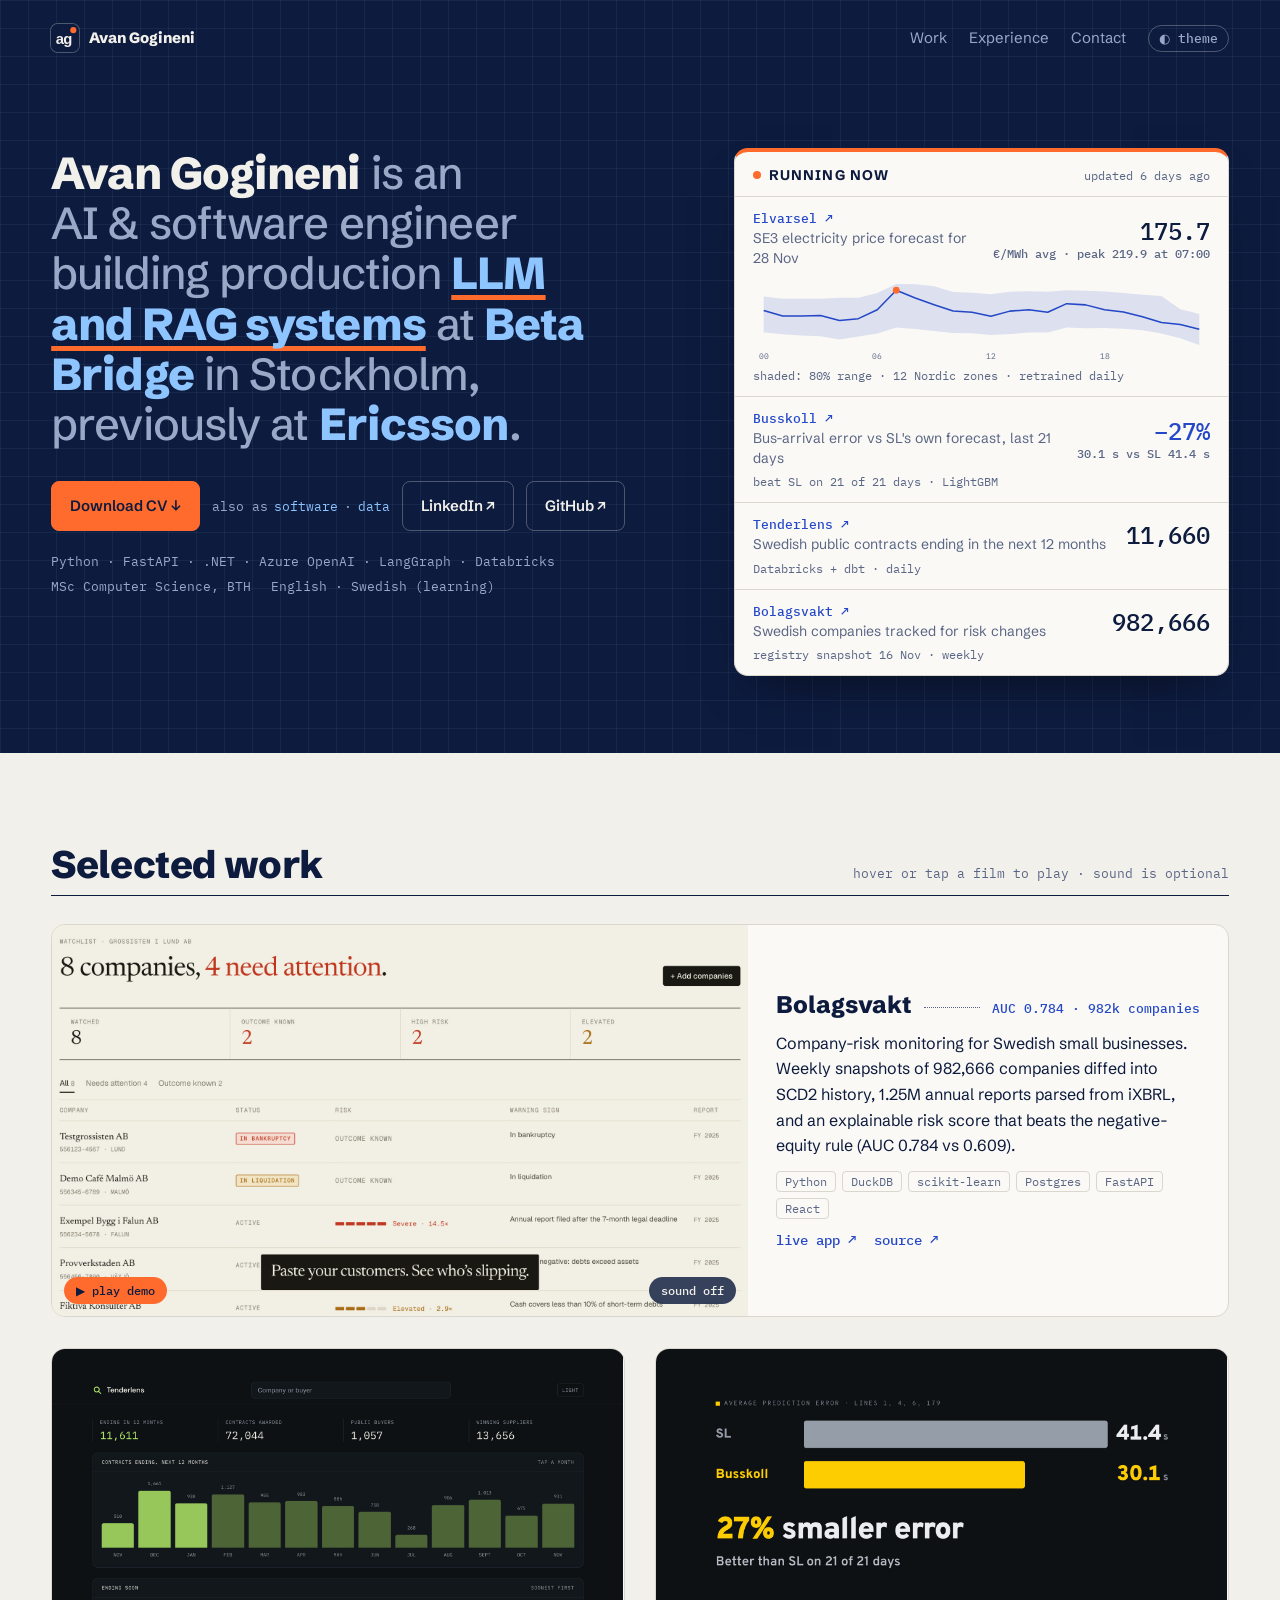
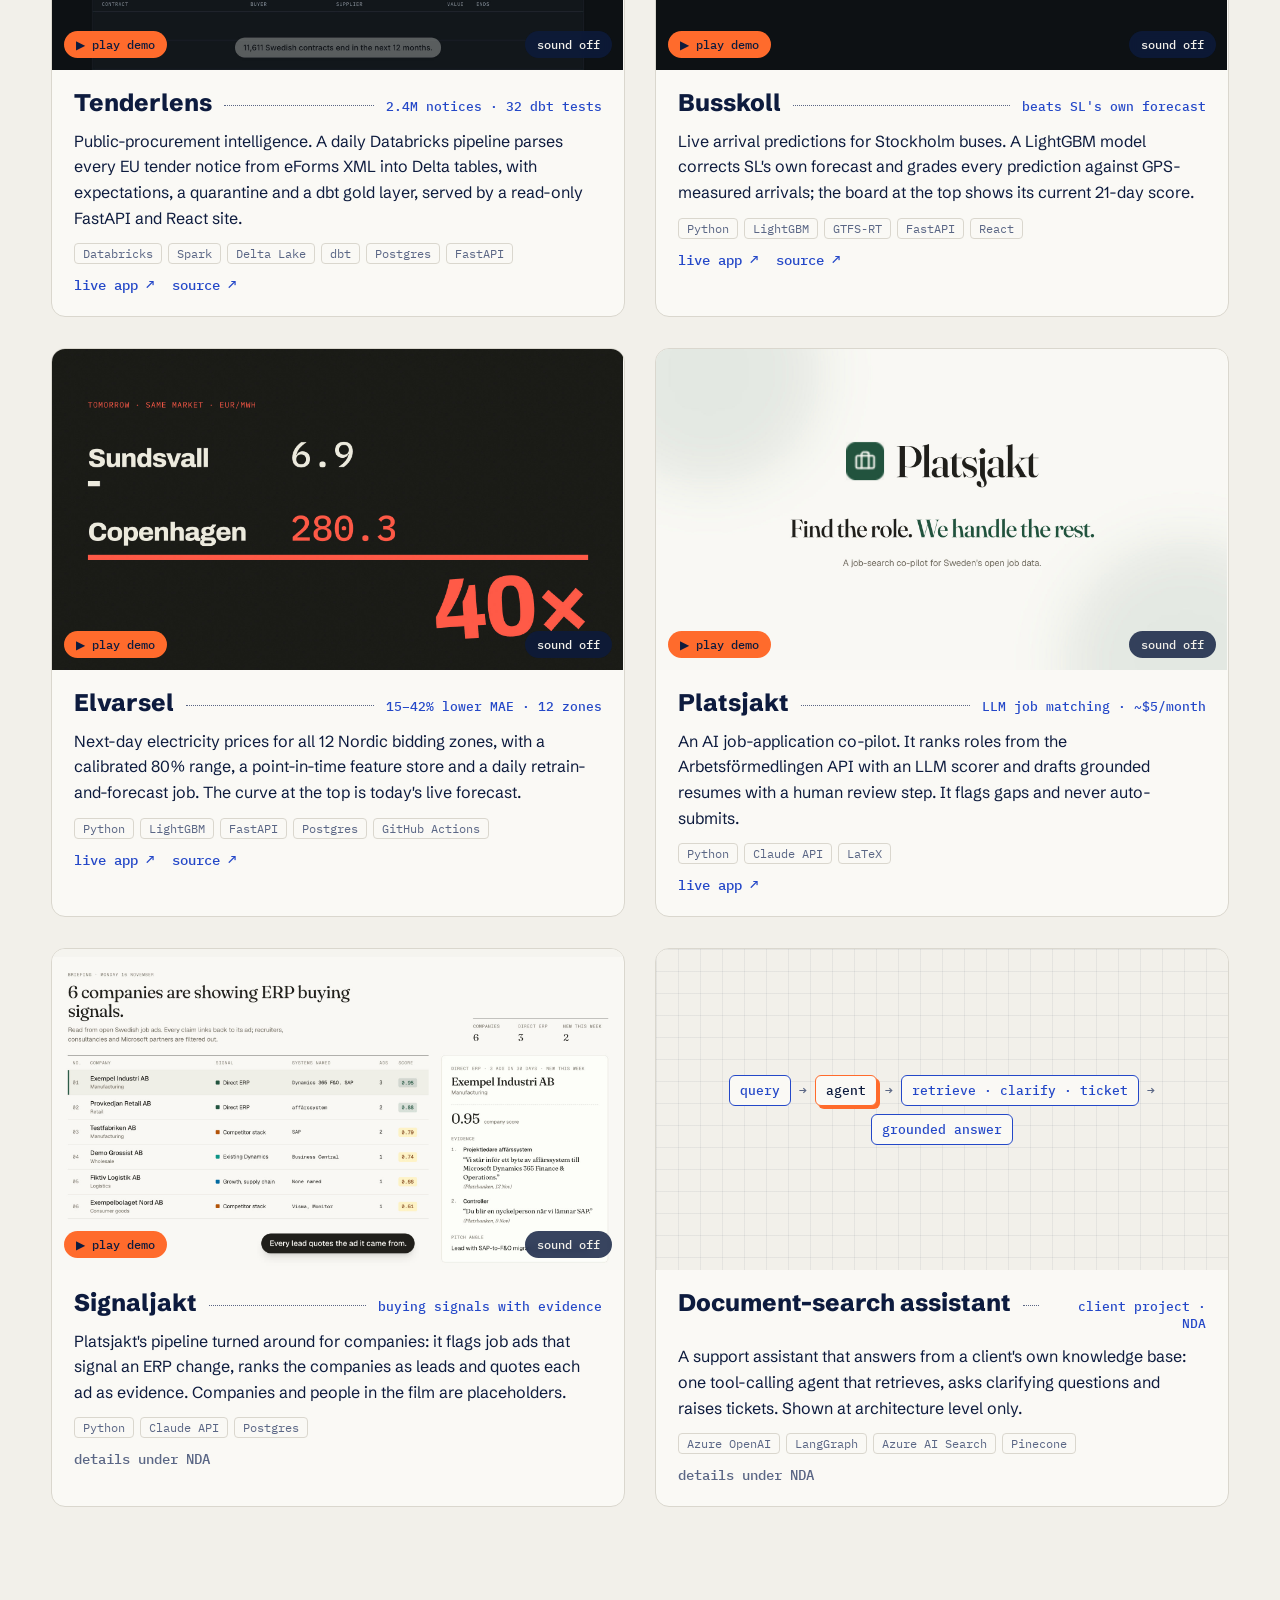
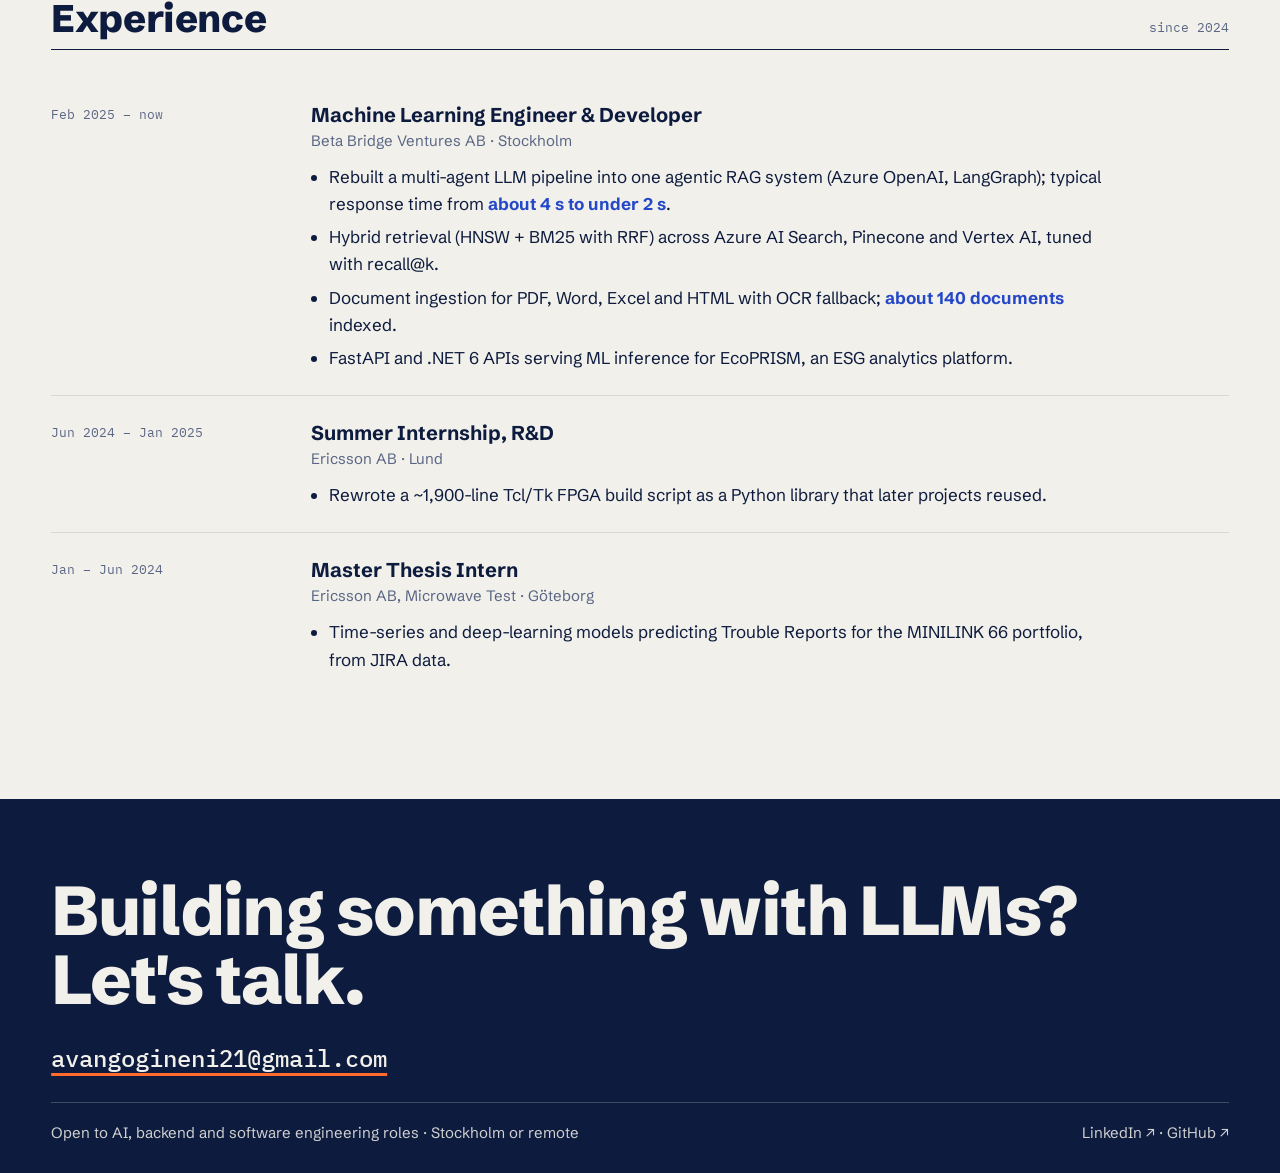
<file: index.html>
<!doctype html>
<html lang="en">
<head>
<meta charset="utf-8">
<meta name="viewport" content="width=device-width, initial-scale=1, viewport-fit=cover">
<title>Avan Gogineni · AI & Software Engineer</title>
<meta name="description" content="Avan Gogineni, AI and software engineer in Stockholm building production LLM and RAG systems. Live readings and demo films from his running projects.">
<link rel="icon" href="favicon.svg?v=2" type="image/svg+xml">
<link rel="preconnect" href="https://fonts.googleapis.com">
<link rel="preconnect" href="https://fonts.gstatic.com" crossorigin>
<link rel="stylesheet" href="https://fonts.googleapis.com/css2?family=Schibsted+Grotesk:wght@400;500;700;800&family=IBM+Plex+Mono:wght@400;500&display=swap">
<link rel="stylesheet" href="style.css?v=7">
</head>
<body>
<div class="top">
  <div class="wrap">
    <nav aria-label="Main">
      <a class="me" href="#top"><img src="favicon.svg?v=2" alt="">Avan Gogineni</a>
      <ul>
        <li><a href="#work">Work</a></li>
        <li><a href="#experience">Experience</a></li>
        <li><a href="#contact">Contact</a></li>
        <li><button class="theme" id="theme" type="button" aria-label="Toggle colour theme">◐ theme</button></li>
      </ul>
    </nav>

    <div class="hero" id="top">
      <header class="intro">
        <h1><b>Avan Gogineni</b> is an AI &amp; software engineer building production <b class="hl">LLM and RAG systems</b> at <b>Beta Bridge</b> in Stockholm, previously at <b>Ericsson</b>.</h1>
        <div class="actions">
          <a class="btn primary" href="cv/Avan_Gogineni_Resume_AI.pdf" target="_blank" rel="noopener">Download CV ↓</a>
          <span class="cvs">also as <a href="cv/Avan_Gogineni_Resume_S.pdf" target="_blank" rel="noopener">software</a>·<a href="cv/Avan_Gogineni_Resume_DE.pdf" target="_blank" rel="noopener">data</a></span>
          <a class="btn" href="https://linkedin.com/in/avangogineni" target="_blank" rel="noopener">LinkedIn ↗</a>
          <a class="btn" href="https://github.com/AvanGogineni-Projects" target="_blank" rel="noopener">GitHub ↗</a>
        </div>
        <div class="facts">
          <span>Python · FastAPI · .NET · Azure OpenAI · LangGraph · Databricks</span>
          <span>MSc Computer Science, BTH</span>
          <span>English · Swedish (learning)</span>
        </div>
      </header>

      <aside class="board" aria-labelledby="live-h">
        <div class="bh">
          <h2 id="live-h"><span class="dot" aria-hidden="true"></span>Running now</h2>
          <small id="updated">loading live readings…</small>
        </div>
        <a class="row" href="https://elvarsel.vercel.app" target="_blank" rel="noopener">
          <span class="sys">Elvarsel ↗</span>
          <span class="what" id="w-elv">Next-day electricity price forecast, SE3</span>
          <span class="val wait" id="v-elv">…</span>
          <span class="chart" id="c-elv"></span>
          <span class="meta" id="m-elv">12 Nordic zones · retrained daily</span>
        </a>
        <a class="row" href="https://busskoll-pearl.vercel.app" target="_blank" rel="noopener">
          <span class="sys">Busskoll ↗</span>
          <span class="what">Bus-arrival error vs SL's own forecast, last 21 days</span>
          <span class="val wait" id="v-bus">…</span>
          <span class="meta" id="m-bus">LightGBM · reads SL's feed every 90 s</span>
        </a>
        <a class="row" href="https://tenderlens-eosin.vercel.app" target="_blank" rel="noopener">
          <span class="sys">Tenderlens ↗</span>
          <span class="what">Swedish public contracts ending in the next 12 months</span>
          <span class="val wait" id="v-ten">…</span>
          <span class="meta" id="m-ten">Databricks + dbt · daily</span>
        </a>
        <a class="row" href="https://bolagsvakt.vercel.app" target="_blank" rel="noopener">
          <span class="sys">Bolagsvakt ↗</span>
          <span class="what">Swedish companies tracked for risk changes</span>
          <span class="val">982,666</span>
          <span class="meta" id="m-bol">SCD2 history · weekly</span>
        </a>
        <div class="note" id="live-err" hidden>Live readings could not load right now. Each row still links to its running app.</div>
      </aside>
    </div>
  </div>
</div>

<main class="wrap">
  <section class="block" id="work" aria-labelledby="work-h">
    <div class="head"><h2 id="work-h">Selected work</h2><small>hover or tap a film to play · sound is optional</small></div>
    <div class="cards" id="idx"></div>
  </section>

  <section class="block" id="experience" aria-labelledby="exp-h">
    <div class="head"><h2 id="exp-h">Experience</h2><small>since 2024</small></div>
    <div class="jobs">
      <div class="job">
        <div class="when">Feb 2025 – now</div>
        <div><h3>Machine Learning Engineer &amp; Developer</h3><div class="org">Beta Bridge Ventures AB · Stockholm</div>
          <ul>
            <li>Rebuilt a multi-agent LLM pipeline into one agentic RAG system (Azure OpenAI, LangGraph); typical response time from <b>about 4 s to under 2 s</b>.</li>
            <li>Hybrid retrieval (HNSW + BM25 with RRF) across Azure AI Search, Pinecone and Vertex AI, tuned with recall@k.</li>
            <li>Document ingestion for PDF, Word, Excel and HTML with OCR fallback; <b>about 140 documents</b> indexed.</li>
            <li>FastAPI and .NET 6 APIs serving ML inference for EcoPRISM, an ESG analytics platform.</li>
          </ul></div>
      </div>
      <div class="job">
        <div class="when">Jun 2024 – Jan 2025</div>
        <div><h3>Summer Internship, R&amp;D</h3><div class="org">Ericsson AB · Lund</div>
          <ul><li>Rewrote a ~1,900-line Tcl/Tk FPGA build script as a Python library that later projects reused.</li></ul></div>
      </div>
      <div class="job">
        <div class="when">Jan – Jun 2024</div>
        <div><h3>Master Thesis Intern</h3><div class="org">Ericsson AB, Microwave Test · Göteborg</div>
          <ul><li>Time-series and deep-learning models predicting Trouble Reports for the MINILINK 66 portfolio, from JIRA data.</li></ul></div>
      </div>
    </div>
  </section>
</main>

<footer class="band" id="contact">
  <div class="wrap">
    <p class="say">Building something with LLMs?<br>Let's talk.</p>
    <button class="mail" type="button" data-copy="avangogineni21@gmail.com" title="Copy email address">avangogineni21@gmail.com</button>
    <div class="meta">
      <span>Open to AI, backend and software engineering roles · Stockholm or remote</span>
      <span><a href="https://linkedin.com/in/avangogineni" target="_blank" rel="noopener">LinkedIn ↗</a> · <a href="https://github.com/AvanGogineni-Projects" target="_blank" rel="noopener">GitHub ↗</a></span>
    </div>
  </div>
</footer>

<script>
const GH = "https://github.com/AvanGogineni-Projects/";
const P = [
 {n:"Bolagsvakt",k:"AUC 0.784 · 982k companies",v:"bolagsvakt",d:"Company-risk monitoring for Swedish small businesses. Weekly snapshots of 982,666 companies diffed into SCD2 history, 1.25M annual reports parsed from iXBRL, and an explainable risk score that beats the negative-equity rule (AUC 0.784 vs 0.609).",t:["Python","DuckDB","scikit-learn","Postgres","FastAPI","React"],a:"https://bolagsvakt.vercel.app",s:GH+"Bolagsvakt"},
 {n:"Tenderlens",k:"2.4M notices · 32 dbt tests",v:"tenderlens",d:"Public-procurement intelligence. A daily Databricks pipeline parses every EU tender notice from eForms XML into Delta tables, with expectations, a quarantine and a dbt gold layer, served by a read-only FastAPI and React site.",t:["Databricks","Spark","Delta Lake","dbt","Postgres","FastAPI"],a:"https://tenderlens-eosin.vercel.app",s:GH+"Tenderlens"},
 {n:"Busskoll",k:"beats SL's own forecast",v:"busskoll",d:"Live arrival predictions for Stockholm buses. A LightGBM model corrects SL's own forecast and grades every prediction against GPS-measured arrivals; the board at the top shows its current 21-day score.",t:["Python","LightGBM","GTFS-RT","FastAPI","React"],a:"https://busskoll-pearl.vercel.app",s:GH+"Busskoll"},
 {n:"Elvarsel",k:"15–42% lower MAE · 12 zones",v:"elvarsel",d:"Next-day electricity prices for all 12 Nordic bidding zones, with a calibrated 80% range, a point-in-time feature store and a daily retrain-and-forecast job. The curve at the top is today's live forecast.",t:["Python","LightGBM","FastAPI","Postgres","GitHub Actions"],a:"https://elvarsel.vercel.app",s:GH+"Elvarsel"},
 {n:"Platsjakt",k:"LLM job matching · ~$5/month",v:"platsjakt",d:"An AI job-application co-pilot. It ranks roles from the Arbetsförmedlingen API with an LLM scorer and drafts grounded resumes with a human review step. It flags gaps and never auto-submits.",t:["Python","Claude API","LaTeX"],a:"https://platsjakt.vercel.app",s:null},
 {n:"Signaljakt",k:"buying signals with evidence",v:"signaljakt",d:"Platsjakt's pipeline turned around for companies: it flags job ads that signal an ERP change, ranks the companies as leads and quotes each ad as evidence. Companies and people in the film are placeholders.",t:["Python","Claude API","Postgres"],a:null,s:null},
 {n:"Document-search assistant",k:"client project · NDA",f:["query","*agent","retrieve · clarify · ticket","grounded answer"],d:"A support assistant that answers from a client's own knowledge base: one tool-calling agent that retrieves, asks clarifying questions and raises tickets. Shown at architecture level only.",t:["Azure OpenAI","LangGraph","Azure AI Search","Pinecone"],a:null,s:null}
];
</script>
<script src="app.js?v=2"></script>
</body>
</html>
</file>
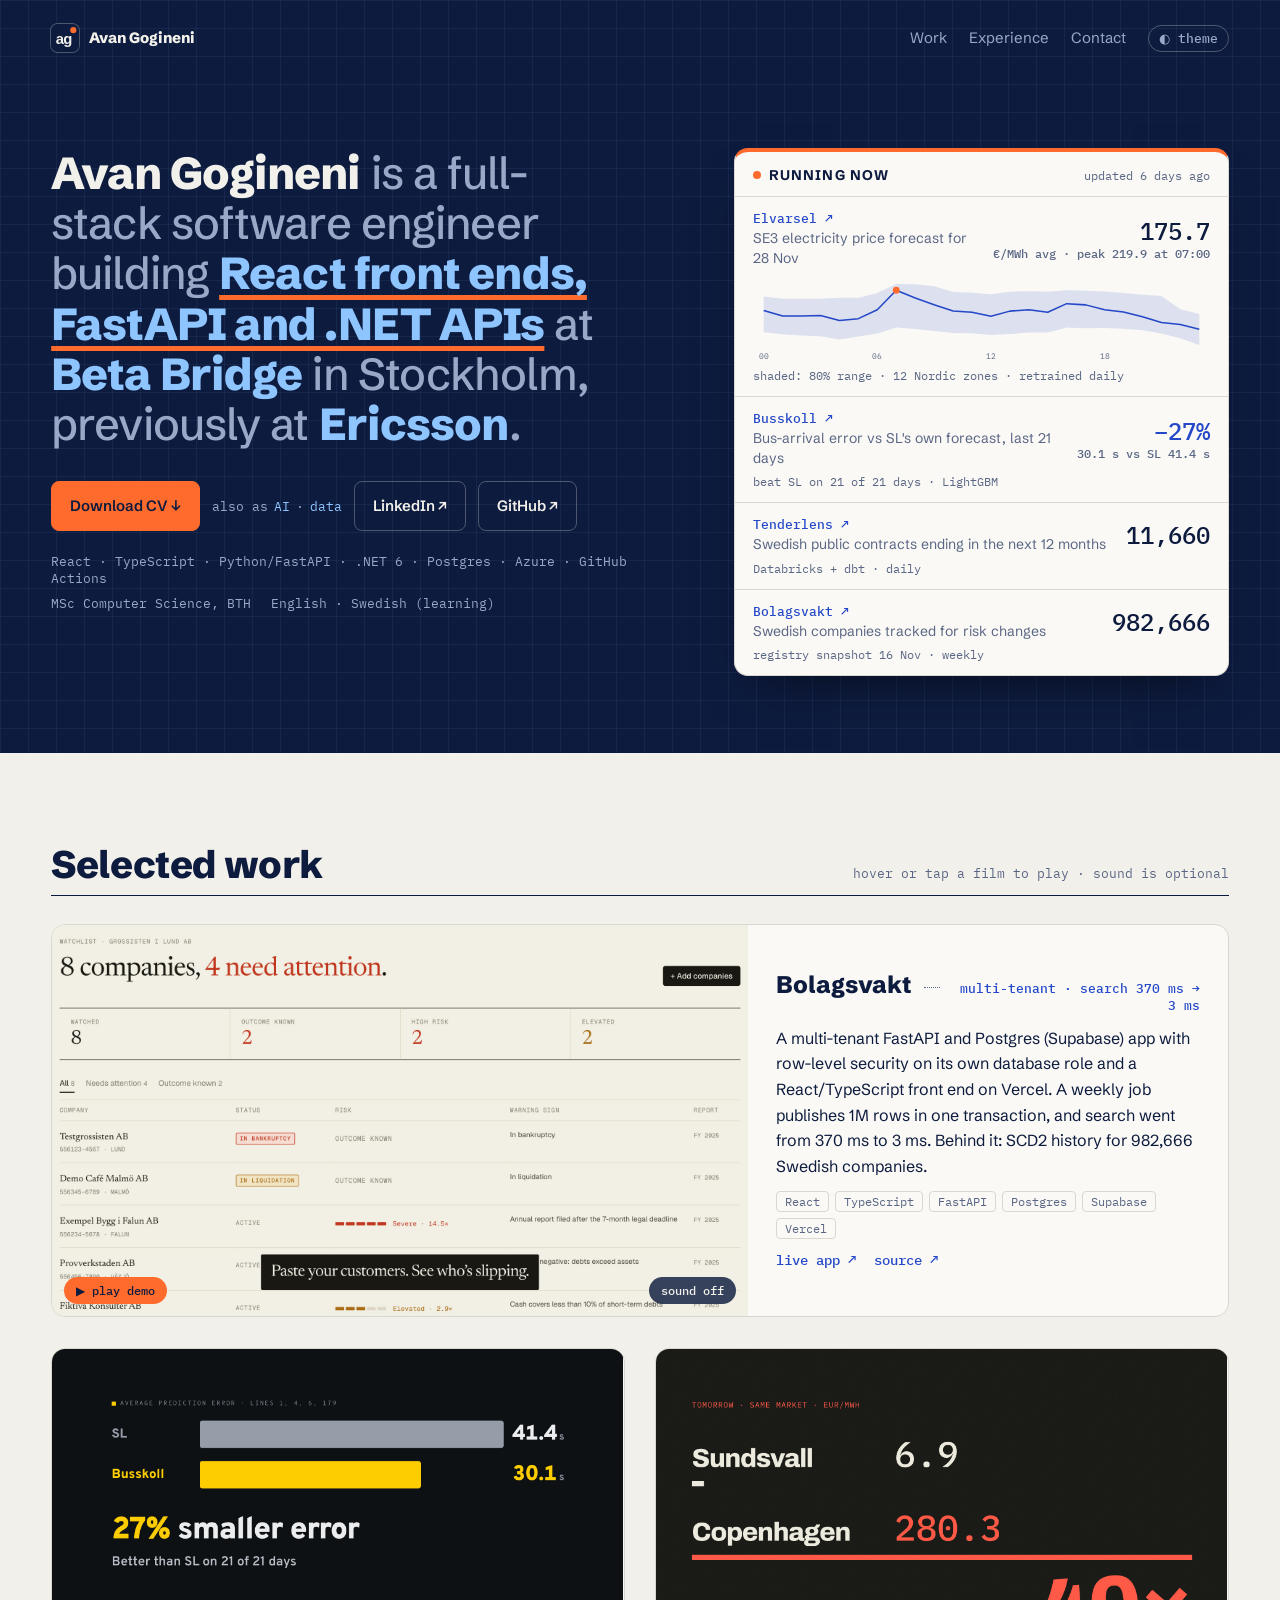
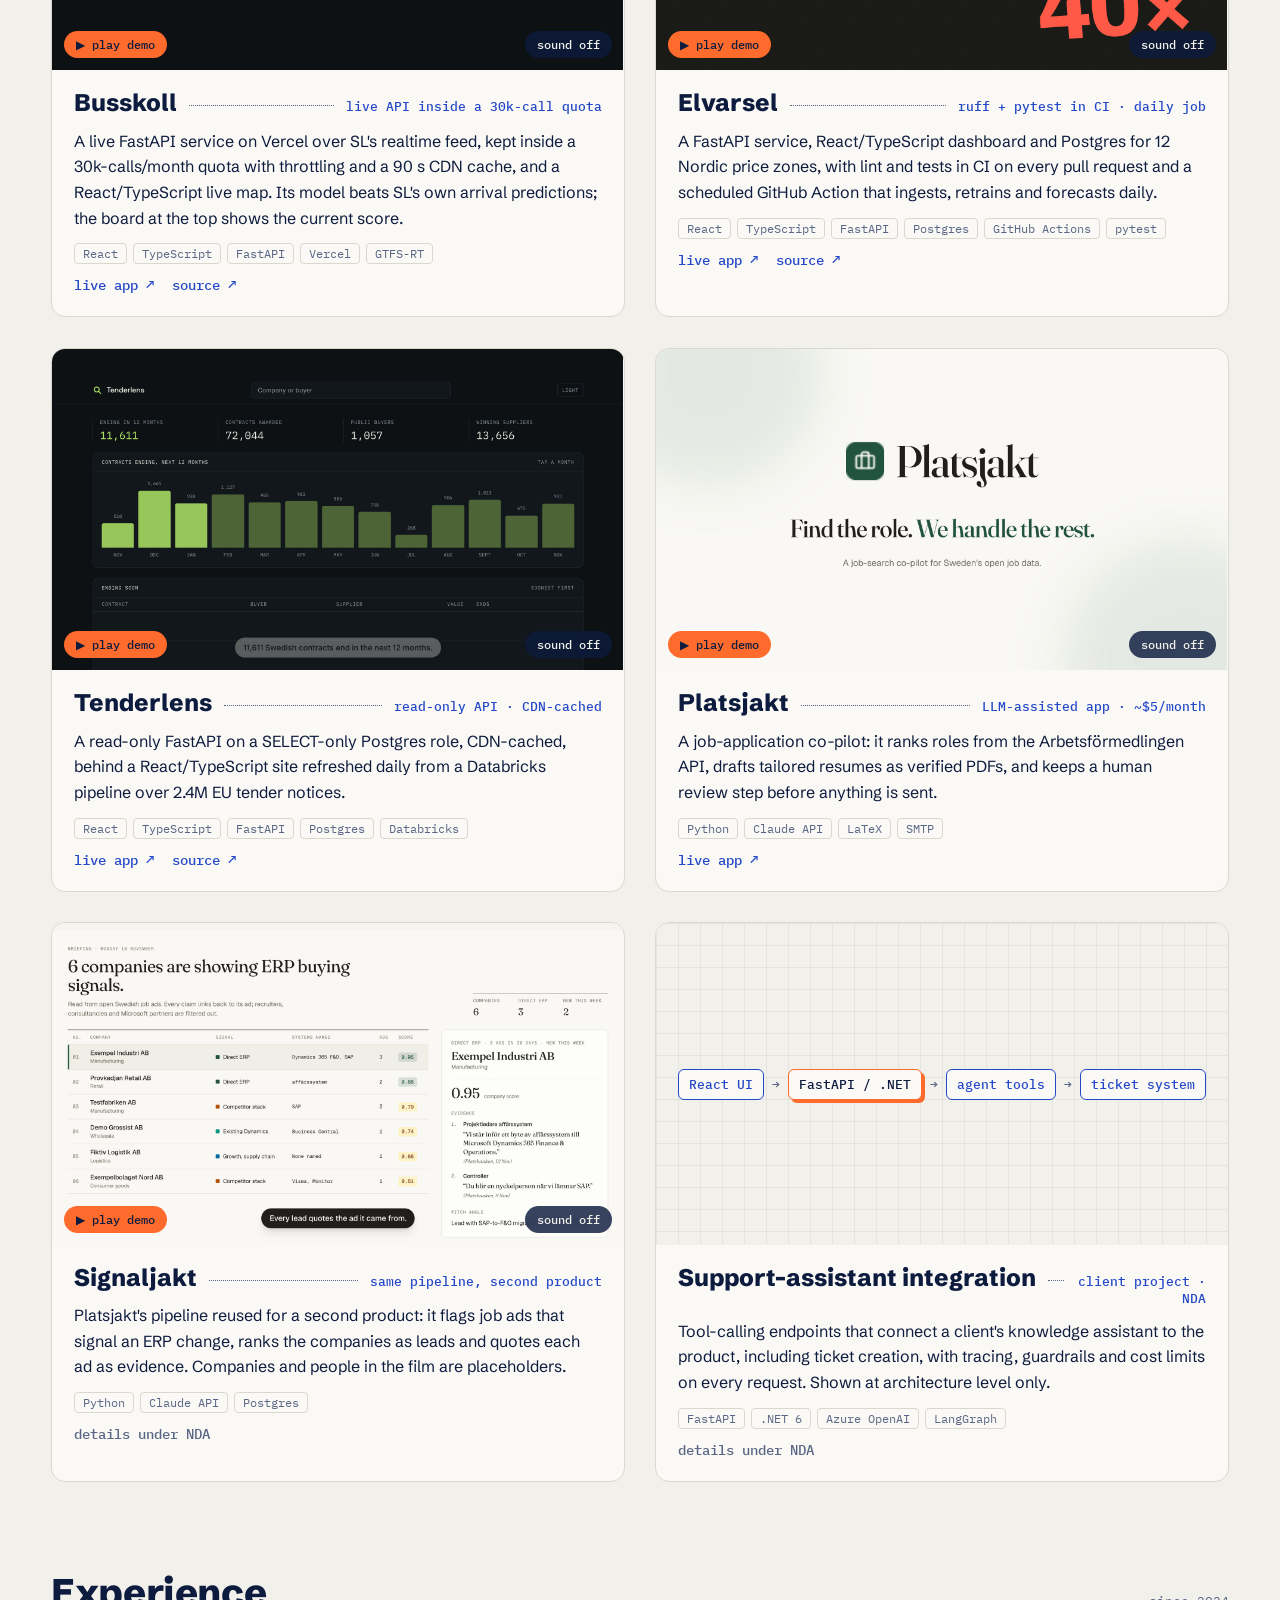
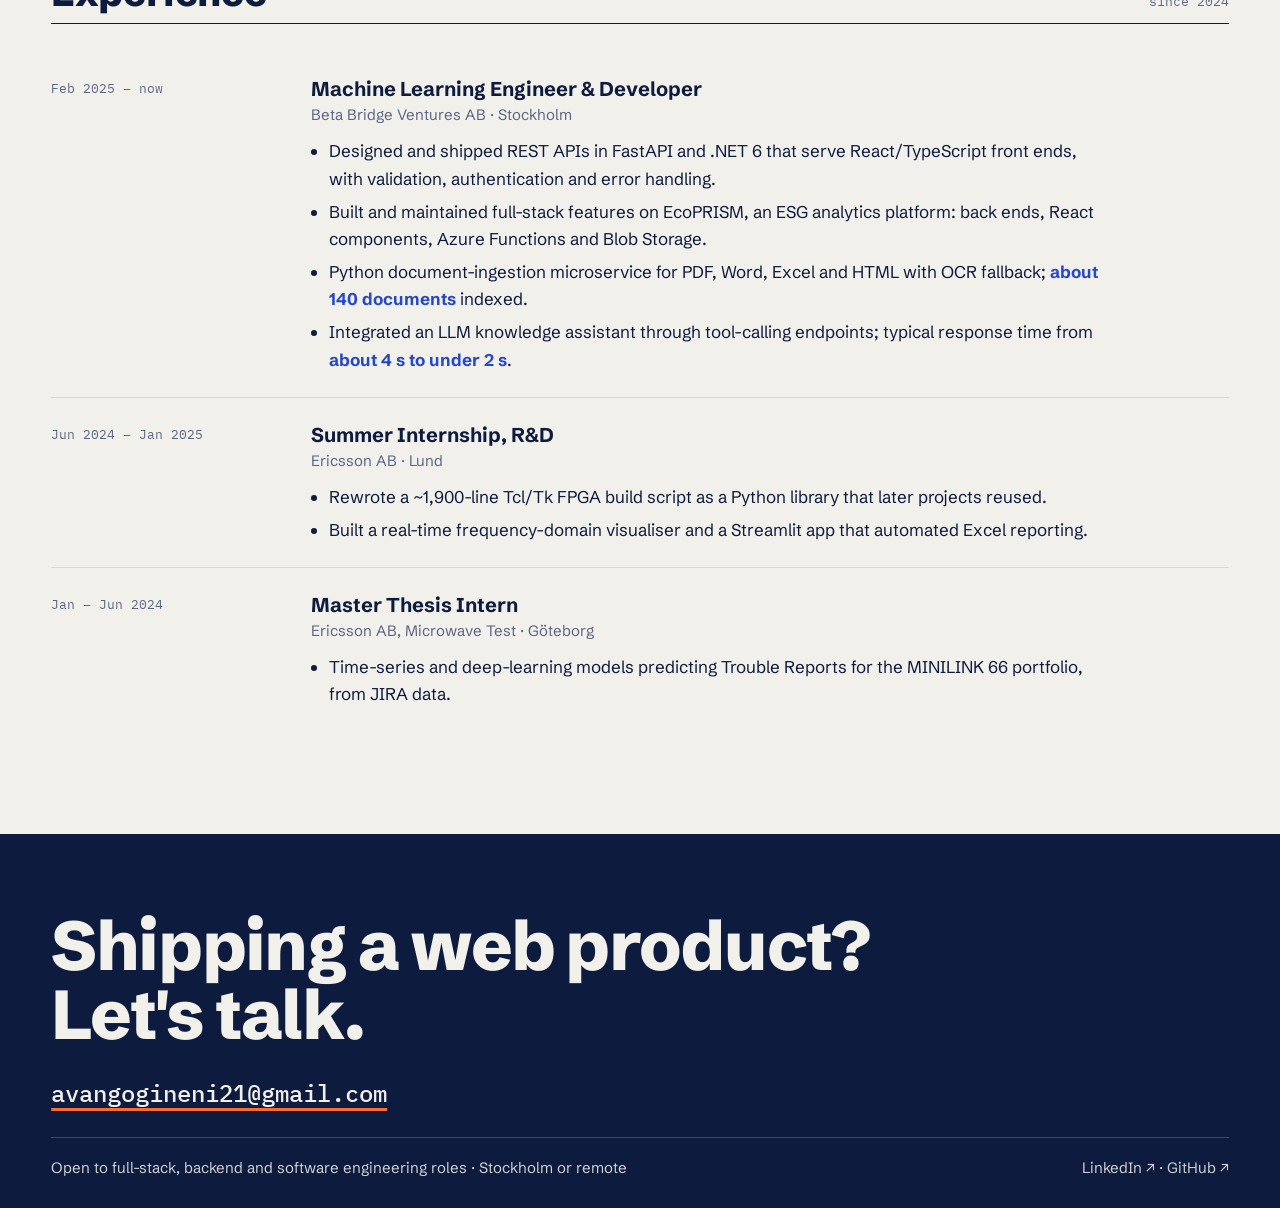
<file: fullstack/index.html>
<!doctype html>
<html lang="en">
<head>
<meta charset="utf-8">
<meta name="viewport" content="width=device-width, initial-scale=1, viewport-fit=cover">
<title>Avan Gogineni · Full-Stack Software Engineer</title>
<meta name="description" content="Avan Gogineni, full-stack software engineer in Stockholm: React and TypeScript front ends, FastAPI and .NET APIs, Postgres, tested in CI. Live readings and demo films from his running projects.">
<link rel="icon" href="../favicon.svg?v=2" type="image/svg+xml">
<link rel="preconnect" href="https://fonts.googleapis.com">
<link rel="preconnect" href="https://fonts.gstatic.com" crossorigin>
<link rel="stylesheet" href="https://fonts.googleapis.com/css2?family=Schibsted+Grotesk:wght@400;500;700;800&family=IBM+Plex+Mono:wght@400;500&display=swap">
<link rel="stylesheet" href="../style.css?v=7">
</head>
<body>
<div class="top">
  <div class="wrap">
    <nav aria-label="Main">
      <a class="me" href="#top"><img src="../favicon.svg?v=2" alt="">Avan Gogineni</a>
      <ul>
        <li><a href="#work">Work</a></li>
        <li><a href="#experience">Experience</a></li>
        <li><a href="#contact">Contact</a></li>
        <li><button class="theme" id="theme" type="button" aria-label="Toggle colour theme">◐ theme</button></li>
      </ul>
    </nav>

    <div class="hero" id="top">
      <header class="intro">
        <h1><b>Avan Gogineni</b> is a full-stack software engineer building <b class="hl">React front ends, FastAPI and .NET APIs</b> at <b>Beta Bridge</b> in Stockholm, previously at <b>Ericsson</b>.</h1>
        <div class="actions">
          <a class="btn primary" href="../cv/Avan_Gogineni_Resume_S.pdf" target="_blank" rel="noopener">Download CV ↓</a>
          <span class="cvs">also as <a href="../cv/Avan_Gogineni_Resume_AI.pdf" target="_blank" rel="noopener">AI</a>·<a href="../cv/Avan_Gogineni_Resume_DE.pdf" target="_blank" rel="noopener">data</a></span>
          <a class="btn" href="https://linkedin.com/in/avangogineni" target="_blank" rel="noopener">LinkedIn ↗</a>
          <a class="btn" href="https://github.com/AvanGogineni-Projects" target="_blank" rel="noopener">GitHub ↗</a>
        </div>
        <div class="facts">
          <span>React · TypeScript · Python/FastAPI · .NET 6 · Postgres · Azure · GitHub Actions</span>
          <span>MSc Computer Science, BTH</span>
          <span>English · Swedish (learning)</span>
        </div>
      </header>

      <aside class="board" aria-labelledby="live-h">
        <div class="bh">
          <h2 id="live-h"><span class="dot" aria-hidden="true"></span>Running now</h2>
          <small id="updated">loading live readings…</small>
        </div>
        <a class="row" href="https://elvarsel.vercel.app" target="_blank" rel="noopener">
          <span class="sys">Elvarsel ↗</span>
          <span class="what" id="w-elv">Next-day electricity price forecast, SE3</span>
          <span class="val wait" id="v-elv">…</span>
          <span class="chart" id="c-elv"></span>
          <span class="meta" id="m-elv">12 Nordic zones · retrained daily</span>
        </a>
        <a class="row" href="https://busskoll-pearl.vercel.app" target="_blank" rel="noopener">
          <span class="sys">Busskoll ↗</span>
          <span class="what">Bus-arrival error vs SL's own forecast, last 21 days</span>
          <span class="val wait" id="v-bus">…</span>
          <span class="meta" id="m-bus">LightGBM · reads SL's feed every 90 s</span>
        </a>
        <a class="row" href="https://tenderlens-eosin.vercel.app" target="_blank" rel="noopener">
          <span class="sys">Tenderlens ↗</span>
          <span class="what">Swedish public contracts ending in the next 12 months</span>
          <span class="val wait" id="v-ten">…</span>
          <span class="meta" id="m-ten">Databricks + dbt · daily</span>
        </a>
        <a class="row" href="https://bolagsvakt.vercel.app" target="_blank" rel="noopener">
          <span class="sys">Bolagsvakt ↗</span>
          <span class="what">Swedish companies tracked for risk changes</span>
          <span class="val">982,666</span>
          <span class="meta" id="m-bol">SCD2 history · weekly</span>
        </a>
        <div class="note" id="live-err" hidden>Live readings could not load right now. Each row still links to its running app.</div>
      </aside>
    </div>
  </div>
</div>

<main class="wrap">
  <section class="block" id="work" aria-labelledby="work-h">
    <div class="head"><h2 id="work-h">Selected work</h2><small>hover or tap a film to play · sound is optional</small></div>
    <div class="cards" id="idx"></div>
  </section>

  <section class="block" id="experience" aria-labelledby="exp-h">
    <div class="head"><h2 id="exp-h">Experience</h2><small>since 2024</small></div>
    <div class="jobs">
      <div class="job">
        <div class="when">Feb 2025 – now</div>
        <div><h3>Machine Learning Engineer &amp; Developer</h3><div class="org">Beta Bridge Ventures AB · Stockholm</div>
          <ul>
            <li>Designed and shipped REST APIs in FastAPI and .NET 6 that serve React/TypeScript front ends, with validation, authentication and error handling.</li>
            <li>Built and maintained full-stack features on EcoPRISM, an ESG analytics platform: back ends, React components, Azure Functions and Blob Storage.</li>
            <li>Python document-ingestion microservice for PDF, Word, Excel and HTML with OCR fallback; <b>about 140 documents</b> indexed.</li>
            <li>Integrated an LLM knowledge assistant through tool-calling endpoints; typical response time from <b>about 4 s to under 2 s</b>.</li>
          </ul></div>
      </div>
      <div class="job">
        <div class="when">Jun 2024 – Jan 2025</div>
        <div><h3>Summer Internship, R&amp;D</h3><div class="org">Ericsson AB · Lund</div>
          <ul><li>Rewrote a ~1,900-line Tcl/Tk FPGA build script as a Python library that later projects reused.</li><li>Built a real-time frequency-domain visualiser and a Streamlit app that automated Excel reporting.</li></ul></div>
      </div>
      <div class="job">
        <div class="when">Jan – Jun 2024</div>
        <div><h3>Master Thesis Intern</h3><div class="org">Ericsson AB, Microwave Test · Göteborg</div>
          <ul><li>Time-series and deep-learning models predicting Trouble Reports for the MINILINK 66 portfolio, from JIRA data.</li></ul></div>
      </div>
    </div>
  </section>
</main>

<footer class="band" id="contact">
  <div class="wrap">
    <p class="say">Shipping a web product?<br>Let's talk.</p>
    <button class="mail" type="button" data-copy="avangogineni21@gmail.com" title="Copy email address">avangogineni21@gmail.com</button>
    <div class="meta">
      <span>Open to full-stack, backend and software engineering roles · Stockholm or remote</span>
      <span><a href="https://linkedin.com/in/avangogineni" target="_blank" rel="noopener">LinkedIn ↗</a> · <a href="https://github.com/AvanGogineni-Projects" target="_blank" rel="noopener">GitHub ↗</a></span>
    </div>
  </div>
</footer>

<script>
const GH = "https://github.com/AvanGogineni-Projects/";
const P = [
 {n:"Bolagsvakt",k:"multi-tenant · search 370 ms → 3 ms",v:"bolagsvakt",d:"A multi-tenant FastAPI and Postgres (Supabase) app with row-level security on its own database role and a React/TypeScript front end on Vercel. A weekly job publishes 1M rows in one transaction, and search went from 370 ms to 3 ms. Behind it: SCD2 history for 982,666 Swedish companies.",t:["React","TypeScript","FastAPI","Postgres","Supabase","Vercel"],a:"https://bolagsvakt.vercel.app",s:GH+"Bolagsvakt"},
 {n:"Busskoll",k:"live API inside a 30k-call quota",v:"busskoll",d:"A live FastAPI service on Vercel over SL's realtime feed, kept inside a 30k-calls/month quota with throttling and a 90 s CDN cache, and a React/TypeScript live map. Its model beats SL's own arrival predictions; the board at the top shows the current score.",t:["React","TypeScript","FastAPI","Vercel","GTFS-RT"],a:"https://busskoll-pearl.vercel.app",s:GH+"Busskoll"},
 {n:"Elvarsel",k:"ruff + pytest in CI · daily job",v:"elvarsel",d:"A FastAPI service, React/TypeScript dashboard and Postgres for 12 Nordic price zones, with lint and tests in CI on every pull request and a scheduled GitHub Action that ingests, retrains and forecasts daily.",t:["React","TypeScript","FastAPI","Postgres","GitHub Actions","pytest"],a:"https://elvarsel.vercel.app",s:GH+"Elvarsel"},
 {n:"Tenderlens",k:"read-only API · CDN-cached",v:"tenderlens",d:"A read-only FastAPI on a SELECT-only Postgres role, CDN-cached, behind a React/TypeScript site refreshed daily from a Databricks pipeline over 2.4M EU tender notices.",t:["React","TypeScript","FastAPI","Postgres","Databricks"],a:"https://tenderlens-eosin.vercel.app",s:GH+"Tenderlens"},
 {n:"Platsjakt",k:"LLM-assisted app · ~$5/month",v:"platsjakt",d:"A job-application co-pilot: it ranks roles from the Arbetsförmedlingen API, drafts tailored resumes as verified PDFs, and keeps a human review step before anything is sent.",t:["Python","Claude API","LaTeX","SMTP"],a:"https://platsjakt.vercel.app",s:null},
 {n:"Signaljakt",k:"same pipeline, second product",v:"signaljakt",d:"Platsjakt's pipeline reused for a second product: it flags job ads that signal an ERP change, ranks the companies as leads and quotes each ad as evidence. Companies and people in the film are placeholders.",t:["Python","Claude API","Postgres"],a:null,s:null},
 {n:"Support-assistant integration",k:"client project · NDA",f:["React UI","*FastAPI / .NET","agent tools","ticket system"],d:"Tool-calling endpoints that connect a client's knowledge assistant to the product, including ticket creation, with tracing, guardrails and cost limits on every request. Shown at architecture level only.",t:["FastAPI",".NET 6","Azure OpenAI","LangGraph"],a:null,s:null}
];
</script>
<script src="../app.js?v=2"></script>
</body>
</html>
</file>
<file: style.css>
/* Layout: wide two-column hero (bio left, live systems board right), then a grid of film cards, then experience, then a pine contact band. */
/* Palette "Midnight": navy + ivory work together, sky/cobalt blue for highlights; signal orange is the one loud colour, used in only a few places.
   The hero and the contact band stay navy in both themes; the page between them follows the theme. */
:root{
  --bg:#F2F0EA; --surface:#FAF9F5; --ink:#0D1B3E; --muted:#5A6685; --line:#DAD7CE;
  --accent:#2448C8; --pop:#FF6B2C; --on-pop:#0D1B3E; --live:#FF6B2C; --warn:#B26A00;
  --band:#0D1B3E; --on-band:#F2F0EA; --grid:rgba(13,27,62,.06);
  --hero-bg:#0D1B3E; --hero-ink:#F2F0EA; --hero-soft:#9AA8C8; --hero-hi:#8EC5FF; --hero-line:rgba(242,240,234,.28); --hero-grid:rgba(142,197,255,.07);
  --f-display:"Schibsted Grotesk","Helvetica Neue",Arial,sans-serif;
  --f-body:"Schibsted Grotesk","Helvetica Neue",Arial,sans-serif;
  --f-mono:"IBM Plex Mono",ui-monospace,Menlo,Consolas,monospace;
  --max:1360px;
}
@media (prefers-color-scheme:dark){:root:not([data-theme="light"]){
  --bg:#0A1430; --surface:#122150; --ink:#ECEAE3; --muted:#9AA8C8; --line:#22325F;
  --accent:#8EC5FF; --pop:#FF6B2C; --on-pop:#0A1430; --live:#FF6B2C; --warn:#E3A341;
  --band:#0D1B3E; --on-band:#ECEAE3; --grid:rgba(142,197,255,.06); color-scheme:dark}}
:root[data-theme="dark"]{
  --bg:#0A1430; --surface:#122150; --ink:#ECEAE3; --muted:#9AA8C8; --line:#22325F;
  --accent:#8EC5FF; --pop:#FF6B2C; --on-pop:#0A1430; --live:#FF6B2C; --warn:#E3A341;
  --band:#0D1B3E; --on-band:#ECEAE3; --grid:rgba(142,197,255,.06); color-scheme:dark}

*{box-sizing:border-box}
html{scroll-behavior:smooth}
body{margin:0;background:var(--bg);color:var(--ink);font:400 17px/1.6 var(--f-body)}
a{color:inherit}
:focus-visible{outline:2px solid var(--pop);outline-offset:3px;border-radius:3px}
::selection{background:var(--pop);color:var(--on-pop)}

.wrap{max-width:var(--max);margin:0 auto;
  padding-left:max(clamp(16px,4vw,56px),env(safe-area-inset-left,0px));
  padding-right:max(clamp(16px,4vw,56px),env(safe-area-inset-right,0px))}

/* top: engineering-paper grid behind nav + hero */
.top{background-color:var(--hero-bg);color:var(--hero-ink);
  background-image:linear-gradient(var(--hero-grid) 1px,transparent 1px),linear-gradient(90deg,var(--hero-grid) 1px,transparent 1px);
  background-size:28px 28px}
nav{display:flex;justify-content:space-between;align-items:center;gap:16px;flex-wrap:wrap;padding-block:24px;font-size:15px}
nav .me{font-weight:800;text-decoration:none;display:flex;align-items:center;gap:10px}
nav .me img{width:28px;height:28px;border-radius:7px;box-shadow:0 0 0 1px var(--hero-line)}
nav ul{display:flex;gap:22px;list-style:none;margin:0;padding:0;align-items:center}
nav ul a{text-decoration:none;color:var(--hero-soft)} nav ul a:hover{color:var(--hero-ink)}
.theme{font:500 13px var(--f-mono);background:transparent;border:1px solid var(--hero-line);color:var(--hero-soft);padding:4px 10px;border-radius:999px;cursor:pointer}

.hero{display:grid;grid-template-columns:minmax(0,1.25fr) minmax(0,1fr);gap:clamp(32px,5vw,72px);align-items:start;padding-block:clamp(28px,6vw,72px) clamp(40px,6vw,80px)}
.intro h1{font:500 clamp(30px,3.5vw,54px)/1.12 var(--f-display);letter-spacing:-.02em;margin:0;color:var(--hero-soft);text-wrap:balance}
.intro h1 b{color:var(--hero-hi);font-weight:800}
.intro h1 b:first-child{color:var(--hero-ink)}
.intro h1 b.hl{text-decoration:underline;text-decoration-color:var(--pop);text-decoration-thickness:.12em;text-underline-offset:.14em;text-decoration-skip-ink:none}
.actions{display:flex;flex-wrap:wrap;gap:12px;margin-top:32px;align-items:center}
.btn{display:inline-flex;align-items:center;gap:8px;padding:12px 18px;border-radius:8px;font-weight:600;font-size:15px;text-decoration:none;border:1px solid var(--hero-line);background:transparent;color:var(--hero-ink)}
.btn:hover{border-color:var(--hero-ink)}
.btn.primary{background:var(--pop);color:var(--hero-bg);border-color:var(--pop)}
.btn.primary:hover{border-color:var(--hero-ink);box-shadow:3px 3px 0 var(--hero-ink)}
.cvs{display:flex;gap:6px;align-items:center;font:400 13px var(--f-mono);color:var(--hero-soft)}
.cvs a{color:var(--hero-hi);text-decoration:none} .cvs a:hover{text-decoration:underline}
.copy{font:500 14px var(--f-mono);color:var(--muted);background:none;border:0;cursor:pointer;padding:6px 0}
.copy:hover{color:var(--ink)}
.facts{display:flex;flex-wrap:wrap;gap:8px 20px;margin-top:22px;font:400 13px var(--f-mono);color:var(--hero-soft)}

/* section heads */
section.block{padding-block:clamp(48px,7vw,96px) 0}
.head{display:flex;justify-content:space-between;align-items:baseline;gap:12px;flex-wrap:wrap;border-bottom:1px solid var(--ink);padding-bottom:10px;margin-bottom:28px}
.head h2{font:800 clamp(26px,3vw,40px)/1.1 var(--f-display);letter-spacing:-.01em;margin:0}
.head small{font:400 13px var(--f-mono);color:var(--muted)}

/* live board */
.board{background:var(--surface);color:var(--ink);border:1px solid var(--line);border-top:4px solid var(--pop);border-radius:14px;overflow:hidden;box-shadow:0 24px 48px -24px rgba(0,0,0,.55)}
.board .bh{display:flex;justify-content:space-between;align-items:baseline;gap:12px;padding:14px 18px 12px;border-bottom:1px solid var(--line)}
.board .bh h2{font:700 14px var(--f-display);letter-spacing:.08em;text-transform:uppercase;margin:0}
.board .bh small{font:400 12px var(--f-mono);color:var(--muted)}
.dot{display:inline-block;width:8px;height:8px;border-radius:50%;background:var(--live);margin-right:8px;vertical-align:1px;animation:pulse 2.4s infinite}
@keyframes pulse{0%{box-shadow:0 0 0 0 color-mix(in srgb,var(--live) 55%,transparent)}70%{box-shadow:0 0 0 8px transparent}100%{box-shadow:0 0 0 0 transparent}}
.row{display:grid;grid-template-columns:minmax(0,1fr) auto;gap:2px 16px;align-items:baseline;padding:13px 18px;border-bottom:1px solid var(--line);text-decoration:none}
.row:last-of-type{border-bottom:0}
.row:hover{background:color-mix(in srgb,var(--accent) 6%,transparent)}
.row .sys{font:500 13px var(--f-mono);color:var(--accent)}
.row .what{color:var(--muted);font-size:14px;line-height:1.4;min-width:0;grid-column:1}
.row .val{font:500 24px/1.1 var(--f-mono);font-variant-numeric:tabular-nums;text-align:right;grid-row:1 / span 2;grid-column:2;align-self:center}
.row .val em{display:block;font-style:normal;font-size:12px;color:var(--muted);margin-top:2px}
.row .val.wait{color:var(--muted)}
.row .meta{grid-column:1 / -1;font:400 12px var(--f-mono);color:var(--muted);display:flex;gap:12px;flex-wrap:wrap;margin-top:4px}
.good{color:var(--accent)}
.chart{grid-column:1 / -1;margin-top:8px}
.chart svg{display:block;width:100%;height:auto;overflow:visible}
.chart .band{fill:var(--accent);opacity:.14}
.chart .line{fill:none;stroke:var(--accent);stroke-width:2;stroke-linejoin:round}
.chart .peak{fill:var(--pop)}
.chart text{font:400 10px var(--f-mono);fill:var(--muted)}
.chart .draw{stroke-dasharray:1200;stroke-dashoffset:1200;animation:draw 1.6s ease-out .2s forwards}
@keyframes draw{to{stroke-dashoffset:0}}
.note{font:400 12px var(--f-mono);color:var(--warn);padding:10px 18px;border-top:1px dashed var(--line)}

/* film cards */
.cards{display:grid;grid-template-columns:repeat(2,minmax(0,1fr));gap:clamp(18px,2.4vw,32px)}
.card{background:var(--surface);border:1px solid var(--line);border-radius:14px;overflow:hidden;display:flex;flex-direction:column}
.card.feature{grid-column:1 / -1;display:grid;grid-template-columns:minmax(0,1.45fr) minmax(0,1fr)}
.film{position:relative;aspect-ratio:16/9;background:#0A1430;cursor:pointer;max-width:100%}
.film video{width:100%;height:100%;object-fit:cover;display:block}
.film .ctl{position:absolute;left:12px;right:12px;bottom:12px;display:flex;justify-content:space-between;gap:8px;pointer-events:none}
.film button{pointer-events:auto;font:500 12px var(--f-mono);border:0;border-radius:999px;padding:6px 12px;cursor:pointer;background:rgba(13,27,62,.82);color:#F2F0EA;backdrop-filter:blur(4px)}
.film button.play{background:var(--pop);color:var(--on-pop)}
.film.playing button.play{background:rgba(13,27,62,.82);color:#F2F0EA}
.card.feature{align-items:center}
.card.feature .film{align-self:stretch;display:grid;place-items:center}
.card.feature .film video{aspect-ratio:16/9;height:auto}
.diagram{aspect-ratio:16/9;display:grid;place-items:center;padding:20px;background:
  linear-gradient(var(--grid) 1px,transparent 1px),linear-gradient(90deg,var(--grid) 1px,transparent 1px),var(--bg);background-size:22px 22px}
.flow{display:flex;flex-wrap:wrap;align-items:center;justify-content:center;gap:8px;font:500 13px var(--f-mono)}
.flow span{border:1px solid var(--accent);color:var(--accent);background:var(--surface);border-radius:6px;padding:6px 10px}
.flow span.hot{border-color:var(--pop);color:var(--ink);box-shadow:3px 3px 0 var(--pop)}
.flow i{font-style:normal;color:var(--muted)}
.body{padding:20px 22px 22px;display:grid;gap:12px;align-content:start}
.card.feature .body{padding:28px}
.title{display:flex;align-items:baseline;gap:12px}
.title h3{font:800 24px/1.1 var(--f-display);margin:0;white-space:nowrap}
.title .lead{flex:1;border-bottom:1px dotted var(--muted);transform:translateY(-5px);min-width:16px}
.title .kpi{font:500 13px var(--f-mono);color:var(--accent);text-align:right}
.body p{margin:0;color:var(--ink);font-size:16px}
.tags{display:flex;flex-wrap:wrap;gap:6px}
.tags span{font:400 12px var(--f-mono);border:1px solid var(--line);border-radius:4px;padding:2px 8px;color:var(--muted)}
.links{display:flex;gap:18px;font:500 14px var(--f-mono)}
.links a{color:var(--accent);text-decoration:none} .links a:hover{text-decoration:underline}
.links .muted{color:var(--muted)}

/* experience */
.jobs{display:grid}
.job{display:grid;grid-template-columns:220px minmax(0,1fr);gap:8px 40px;padding:24px 0;border-bottom:1px solid var(--line)}
.job:last-child{border-bottom:0}
.job .when{font:400 13px var(--f-mono);color:var(--muted);padding-top:4px}
.job h3{font:700 20px var(--f-display);margin:0}
.job .org{color:var(--muted);font-size:15px;margin:2px 0 10px}
.job ul{margin:0;padding-left:18px;display:grid;gap:6px;max-width:80ch}
.job b{font-weight:700;color:var(--accent)}

/* contact band */
.band{margin-top:clamp(56px,8vw,112px);background:var(--band);color:var(--on-band)}
.band .wrap{padding-block:clamp(40px,6vw,80px) 28px;display:grid;gap:28px}
.band .say{font:800 clamp(32px,5.4vw,80px)/1 var(--f-display);letter-spacing:-.02em;margin:0}
.band .mail{font:500 clamp(16px,2vw,24px) var(--f-mono);color:var(--on-band);background:none;border:0;padding:0;cursor:pointer;text-align:left;text-decoration:underline;text-decoration-color:var(--pop);text-decoration-thickness:3px;text-underline-offset:6px;overflow-wrap:anywhere}
.band .meta{display:flex;justify-content:space-between;flex-wrap:wrap;gap:12px 24px;font-size:15px;opacity:.85;border-top:1px solid color-mix(in srgb,var(--on-band) 25%,transparent);padding-top:18px}
.band .meta a{text-decoration:none} .band .meta a:hover{text-decoration:underline}

@media (max-width:1000px){
  .hero{grid-template-columns:1fr}
  .card.feature{grid-template-columns:1fr}
  .card.feature .film{aspect-ratio:16/9}
}
@media (max-width:720px){
  .cards{grid-template-columns:1fr}
  .title{flex-wrap:wrap}
  .title .lead{display:none}
  .title .kpi{flex-basis:100%;text-align:left}
  .job{grid-template-columns:1fr}
  .row .val{font-size:20px;grid-row:1;align-self:baseline}
  .row .what{grid-column:1 / -1}
}
@media (prefers-reduced-motion:reduce){
  html{scroll-behavior:auto}
  .dot{animation:none}
  .chart .draw{animation:none;stroke-dashoffset:0}
}
</file>
